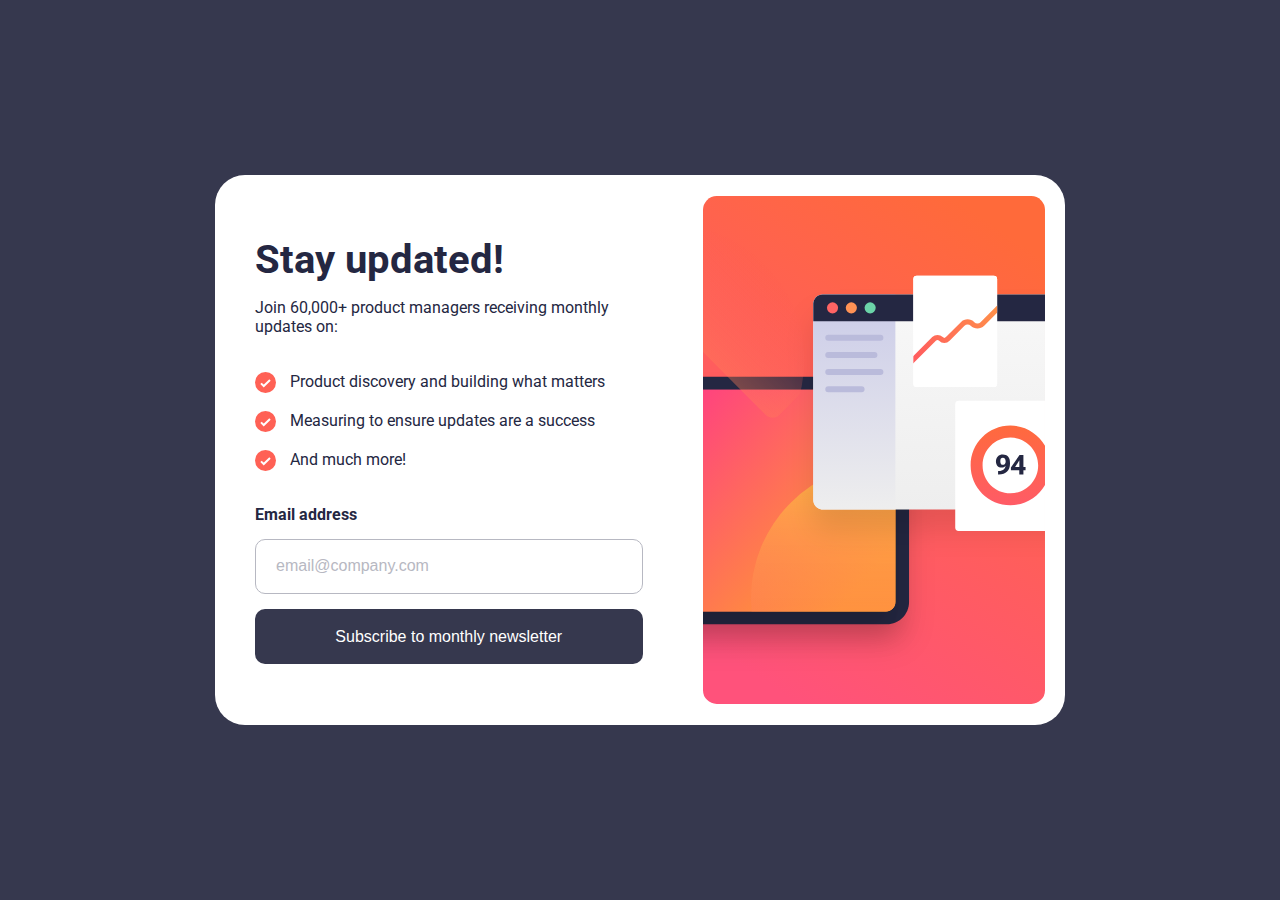
<file: index.html>
<!DOCTYPE html>
<html lang="en">
<head>
  <meta charset="UTF-8">
  <meta name="viewport" content="width=device-width, initial-scale=1.0">
  
  <title>Newsletter</title>

  <!-- Style -->

  <link rel="stylesheet" href="./assets/css/style.css">

  <!-- Fonts -->

  <link rel="preconnect" href="https://fonts.googleapis.com">
  <link rel="preconnect" href="https://fonts.gstatic.com" crossorigin>
  <link href="https://fonts.googleapis.com/css2?family=Roboto:wght@400;700&display=swap" rel="stylesheet">

</head>
<body>

  <main class="main-wrapper">

    <!-- Hero Section -->
    <section class="hero-section">

      <picture> 
        <source media="(min-width:576px)" srcset="./assets/images/illustration-sign-up-desktop.svg">
        <img src="./assets/images/illustration-sign-up-mobile.svg">
      </picture>

    </section>

    <!-- Info Section -->
    <section class="info-section">
      <h1>Stay updated!</h1>

      <p>Join 60,000+ product managers receiving monthly updates on:</p>

      <ul>
        <li>Product discovery and building what matters</li>
        <li>Measuring to ensure updates are a success</li>
        <li>And much more!</li>
      </ul>

      <form class="sign-up-form" action="">
        <label for="email">Email address</label>
        <input type="email" id="email" name="email" placeholder="email@company.com" required>
      </form>

      <button type="submit" class="primary-btn">Subscribe to monthly newsletter</button>
    </section>

  </main>

  <!-- Javascript -->
  <script>


  </script>

</body>
</html>
</file>
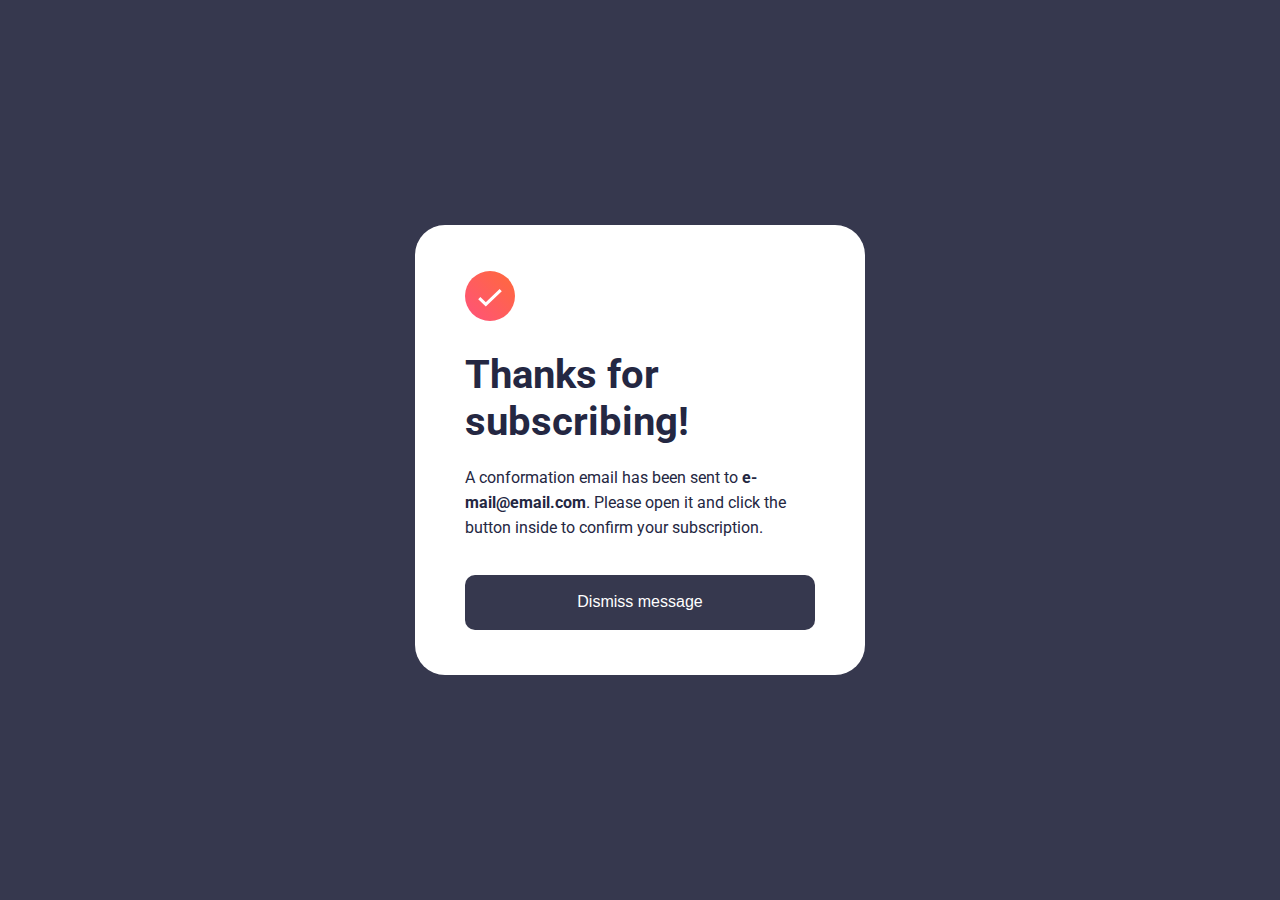
<file: success.html>
<!DOCTYPE html>
<html lang="en">
<head>
  <meta charset="UTF-8">
  <meta name="viewport" content="width=device-width, initial-scale=1.0">
  
  <title>Newsletter</title>

  <!-- Style -->

  <link rel="stylesheet" href="./assets/css/style.css">

  <!-- Fonts -->

  <link rel="preconnect" href="https://fonts.googleapis.com">
  <link rel="preconnect" href="https://fonts.gstatic.com" crossorigin>
  <link href="https://fonts.googleapis.com/css2?family=Roboto:wght@400;700&display=swap" rel="stylesheet">

</head>
<body>

  <main class="success-section">
    <img src="./assets/images/icon-success.svg" alt="">
    <h1>Thanks for subscribing!</h1>
    <p>A conformation email has been sent to <strong>e-mail@email.com</strong>. Please open it and click the button inside to confirm your subscription.</p>
    <button class="primary-btn">Dismiss message</button>
  </main>

</body>
</html>
</file>
<file: assets/css/style.css>
* {
    box-sizing: border-box;
}

:root {
    /* Colors */
    --tomato-color: hsl(4, 100%, 67%);
    --dark-slate-grey-color: hsl(234, 29%, 20%);
    --charcoal-grey-color: hsl(235, 18%, 26%);
    --grey-color: hsl(235, 8%, 74%);
    --white-color: hsl(0, 0%, 100%);
    --gradient-pattern: linear-gradient(90deg, rgb(182, 0, 66) 0%, rgb(231, 69, 147) 0%, rgb(255, 104, 0) 100%);
}

html {
    font-size: 100%; /* 16px */
}

body {
    margin: 0;
    padding: 0;
    width: 100%;
    height: 100vh;
    font-family: 'Roboto', sans-serif;
    display: flex;
    justify-content: center;
    align-items: center;
}

h1, 
p,
li,
form,
label {
    color: var(--dark-slate-grey-color);
}

h1 {
    font-size: 2.5rem;
    margin: 0;
}

p {
    margin: 15px 0 0 0;
}

/* Main */

.main-wrapper {
    width: 100%;
    height: 100vh;
    background-color: var(--white-color);
    display: flex;
    flex-direction: column;
}

/* Hero Section */

.hero-section img {
    width: 100%;
}

/* Info Section */

.info-section {
    width: 100%;
    padding: 20px;
}

.info-section ul {
    padding: 0;
}

.info-section ul li {
    list-style: none;
    margin: 10px 0;
    display: flex;
}

.info-section ul li::before  {
    content: url('../images/icon-list.svg');
    display: inline-block;
    width: 15px;
    height: 15px;
    margin: 0 20px 0 0;
}

/* Form */

.sign-up-form {
    width: 100%;
}

.sign-up-form label {
    display: block;
    font-weight: 700;
    margin: 0 0 15px 0;
}

.sign-up-form input {
    width: 100%;
    height: 55px;
    border-radius: 10px;
    border: 1px solid var(--grey-color);
    color: var(--grey-color);
    padding: 0 0 0 20px;
}

.sign-up-form input:focus {
    border-color: var(--dark-slate-grey-color);
    color: var(--dark-slate-grey-color);
    font-size: 1rem;
}

.sign-up-form input::placeholder {
    color: var(--grey-color);
    font-size: 1rem;
}

.primary-btn {
    width: 100%;
    height: 55px;
    border-radius: 10px;
    border: none;
    background-color: var(--charcoal-grey-color);
    color: var(--white-color);
    font-size: 1rem;
    cursor: pointer;
    margin: 15px 0 0 0;
}

.primary-btn:hover {
    color: var(--white-color);
    background: var(--gradient-pattern);
    box-shadow: 0px 10px 15px 0px rgb(231, 69, 147,0.3);
}

/* Sucess */
.success-section {
    width: 100%;
    height: 100vh;
    display: flex;
    flex-direction: column;
    justify-content: flex-end;
    padding: 50px 50px;
    background-color: var(--white-color);
}

.success-section > img {
    width: 50px;
    margin: 0 0 30px 0;
}

.success-section > p {
    margin: 20px 0 250px 0;
    line-height: 25px;
}

/* Responsive - DESKTOP */

@media only screen and (min-width:576px) {

    /* Body */
    body {
        background-color: var(--charcoal-grey-color);
    }

    /* Wrapper */
    .main-wrapper {
        width: 850px;
        height: 550px;
        border-radius: 30px;
        flex-direction: row;
        justify-content: flex-end;
    }

    /* Info Section */
    .info-section {
        width: 55%;
        display: flex;
        flex-direction: column;
        justify-content: center;
        padding: 0 40px;
    }

    .info-section ul li {
        margin: 20px 0;
    }

    /* Hero */
    .hero-section {
        width: 45%;
        height: 100%;
        display: flex;
        justify-content: flex-end;
        order: 2;
        padding: 20px;
    }

    .hero-section img {
        height: 100%;
    }

    /* Sucess */
    .success-section {
        width: 450px;
        height: 450px;
        border-radius: 30px;
        display: flex;
        flex-direction: column;
        justify-content: center;
        padding: 0 50px;
        background-color: var(--white-color);
    }

    .success-section > img {
        width: 50px;
        margin: 0 0 30px 0;
    }

    .success-section > p {
        margin: 20px 0;
        line-height: 25px;
    }
}
</file>
